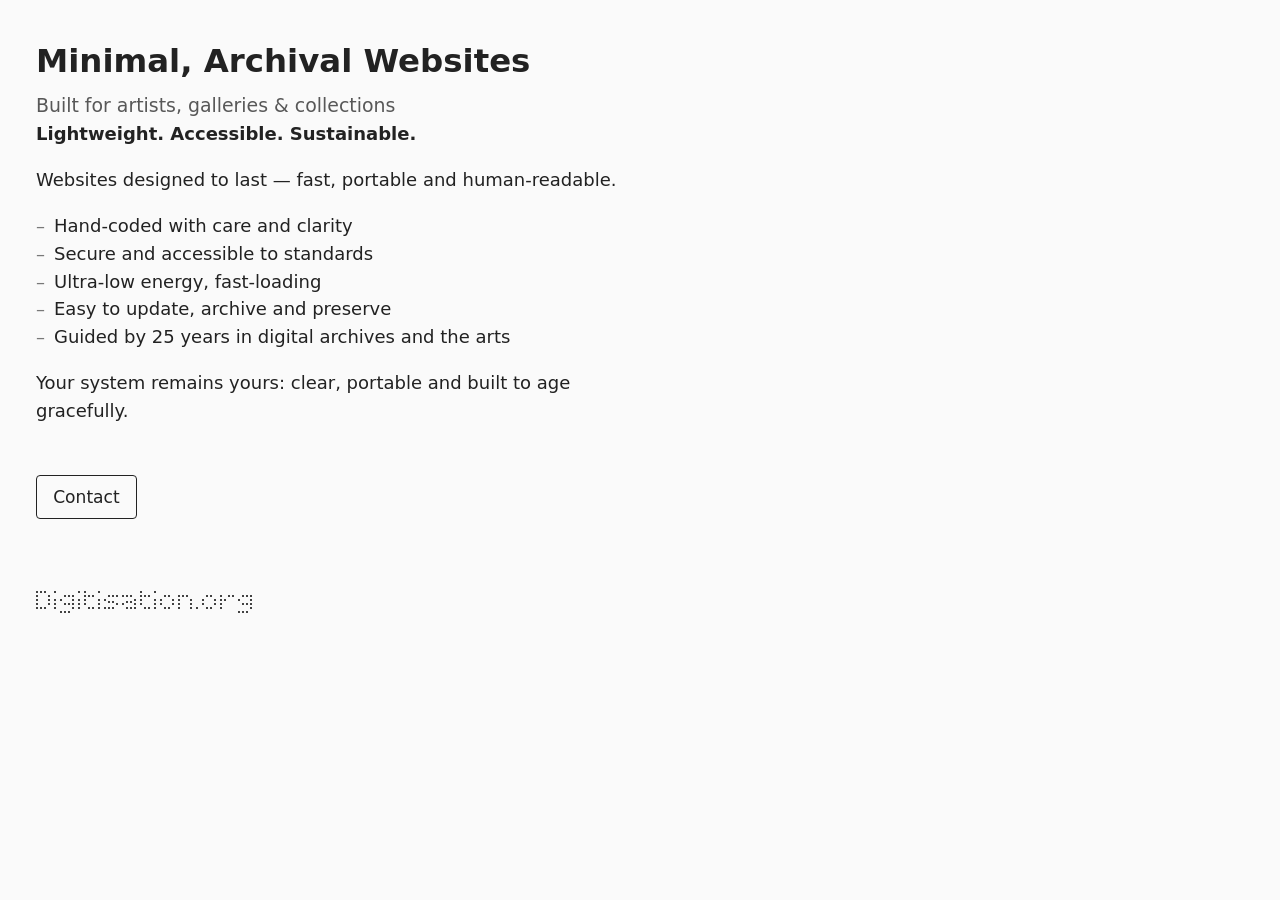
<file: index.html>
<html lang="en">
    <head>
        <meta charset="utf-8" />
        <meta name="viewport" content="width=device-width,initial-scale=1" />
        <meta
            name="description"
            content="Minimal, archival websites for artists, galleries and collections — lightweight, accessible and sustainable."
        />
        <title>Minimal, Archival Websites</title>
        <style>
            :root {
                --font:
                    system-ui, -apple-system, "Segoe UI", Roboto, sans-serif;
                --max-width: 620px;
                --text: #222;
                --line: #ddd;
                --bg: #fafafa;
            }
            html {
                font-family: var(--font);
                font-size: 18px;
                line-height: 1.55;
                color: var(--text);
                background: var(--bg);
                padding: 2rem;
            }
            body {
                max-width: var(--max-width);
                margin: 0; /* left-aligned page */
            }

            /* Headings & intro */
            h1 {
                font-size: 1.8rem;
                margin: 0 0 0.25rem;
                font-weight: 600;
            }
            h2 {
                font-size: 1.05rem;
                margin: 0 0 0rem;
                font-weight: 400;
                opacity: 0.75;
            }

            /* content rhythm */
            p {
            }
            hr {
                border: 0;
                margin: 2rem 0;
            }

            /* list style (minimal) */
            ul {
                list-style: none;
                padding: 0;
            }
            li {
                padding-left: 1rem;
                position: relative;
            }
            li::before {
                content: "–";
                position: absolute;
                left: 0;
                opacity: 0.6;
            }

            /* quote (reworded and understated) */
            blockquote {
                margin: 0.5rem 0 1.25rem;
                font-weight: 300;
                opacity: 0.85;
                font-style: normal;
            }

            /* contact button (accessible focus) */
            a.button {
                display: inline-block;
                margin-top: 1.75rem;
                padding: 0.45rem 0.9rem;
                border: 1px solid currentColor;
                border-radius: 4px;
                text-decoration: none;
                color: inherit;
                font-size: 0.95rem;
            }
            a.button:focus,
            a.button:hover {
                outline: 2px solid currentColor;
                outline-offset: 3px;
            }

            /* footer logo */
            footer {
                margin-top: 1rem;
                padding-top: 1.5rem;
            }
            footer svg {
                max-width: 216px;
                padding-top: 1.5rem;
                fill: currentColor;
                opacity: 0.85;
            }

            /* dark mode */
            @media (prefers-color-scheme: dark) {
                :root {
                    --text: #eee;
                    --line: #333;
                    --bg: #111;
                }
            }
        </style>
    </head>
    <body>
        <h1>Minimal, Archival Websites</h1>
        <h2>Built for artists, galleries & collections</h2>

        <strong>Lightweight. Accessible. Sustainable.</strong>
        <p>Websites designed to last — fast, portable and human-readable.</p>

        <ul>
            <li>Hand-coded with care and clarity</li>
            <li>Secure and accessible to standards</li>
            <li>Ultra-low energy, fast-loading</li>
            <li>Easy to update, archive and preserve</li>
            <li>Guided by 25 years in digital archives and the arts</li>
        </ul>

        <p>
            Your system remains yours: clear, portable and built to age
            gracefully.
        </p>

        <a
            class="button"
            href="mailto:oliver@digitisation.org?subject=Project%20Enquiry"
            >Contact</a
        >

        <footer>
            <svg aria-label="Digitisation.org logo" viewBox="0 0 216 22">
                <path
                    d="M24 21v-1h2v2h-2zm4 0v-1h2v2h-2zm4 0v-1h2v2h-2zm170 0v-1h2v2h-2zm4 0v-1h2v2h-2zm4 0v-1h2v2h-2zM0 17v-1h2v2H0Zm4 0v-1h2v2H4Zm4 0v-1h2v2H8Zm10 0v-1h2v2h-2zm18 0v-1h2v2h-2zm6 0v-1h2v2h-2zm10 0v-1h2v2h-2zm4 0v-1h2v2h-2zm6 0v-1h2v2h-2zm6 0v-1h2v2h-2zm4 0v-1h2v2h-2zm4 0v-1h2v2h-2zm14 0v-1h2v2h-2zm4 0v-1h2v2h-2zm4 0v-1h2v2h-2zm10 0v-1h2v2h-2zm4 0v-1h2v2h-2zm6 0v-1h2v2h-2zm10 0v-1h2v2h-2zm4 0v-1h2v2h-2zm10 0v-1h2v2h-2zm12 0v-1h2v2h-2zm6 0v-1h2v2h-2zm10 0v-1h2v2h-2zm4 0v-1h2v2h-2zm10 0v-1h2v2h-2zm30 0v-1h2v2h-2zM0 13v-1h2v2H0Zm12 0v-1h2v2h-2zm6 0v-1h2v2h-2zm10 0v-1h2v2h-2zm4 0v-1h2v2h-2zm4 0v-1h2v2h-2zm6 0v-1h2v2h-2zm6 0v-1h2v2h-2zm14 0v-1h2v2h-2zm18 0v-1h2v2h-2zm6 0v-1h2v2h-2zm12 0v-1h2v2h-2zm6 0v-1h2v2h-2zm14 0v-1h2v2h-2zm6 0v-1h2v2h-2zm12 0v-1h2v2h-2zm6 0v-1h2v2h-2zm12 0v-1h2v2h-2zm12 0v-1h2v2h-2zm12 0v-1h2v2h-2zm6 0v-1h2v2h-2zm22 0v-1h2v2h-2zm4 0v-1h2v2h-2zm4 0v-1h2v2h-2zM72 11v-1h2v2h-2zm4 0v-1h2v2h-2zm14 0v-1h2v2h-2zm4 0v-1h2v2h-2ZM0 9V8h2v2H0Zm12 0V8h2v2h-2zm6 0V8h2v2h-2zm6 0V8h2v2h-2Zm12 0V8h2v2h-2zm6 0V8h2v2h-2zm6 0V8h2v2h-2Zm14 0V8h2v2h-2zm6 0V8h2v2h-2Zm30 0V8h2v2h-2zm6 0V8h2v2h-2zm14 0V8h2v2h-2zm6 0V8h2v2h-2zm12 0V8h2v2h-2zm6 0V8h2v2h-2zm12 0V8h2v2h-2zm12 0V8h2v2h-2zm12 0V8h2v2h-2zm6 0V8h2v2h-2zm4 0V8h2v2h-2zm14 0V8h2v2h-2zm12 0V8h2v2h-2zM0 5V4h2v2H0Zm12 0V4h2v2h-2Zm16 0V4h2v2h-2zm4 0V4h2v2h-2zm4 0V4h2v2h-2Zm12 0V4h2v2h-2zm4 0V4h2v2h-2zm4 0V4h2v2h-2Zm16 0V4h2v2h-2zm4 0V4h2v2h-2zm4 0V4h2v2h-2zm6 0V4h2v2h-2zm4 0V4h2v2h-2zm4 0V4h2v2h-2zm10 0V4h2v2h-2zm4 0V4h2v2h-2zm4 0V4h2v2h-2zm16 0V4h2v2h-2zm4 0V4h2v2h-2zm10 0V4h2v2h-2zm4 0V4h2v2h-2zm4 0V4h2v2h-2zm20 0V4h2v2h-2zm4 0V4h2v2h-2zm10 0V4h2v2h-2zm8 0V4h2v2h-2zm4 0V4h2v2h-2zm10 0V4h2v2h-2zm4 0V4h2v2h-2zm4 0V4h2v2h-2zM0 1V0h2v2H0Zm4 0V0h2v2H4Zm4 0V0h2v2H8Zm10 0V0h2v2h-2Zm24 0V0h2v2h-2zm6 0V0h2v2h-2Zm14 0V0h2v2h-2zm42 0V0h2v2h-2zm14 0V0h2v2h-2z"
                />
            </svg>
            <!-- <blockquote>
                Built to last. Easy on the eye. Simple upkeep
            </blockquote> -->
        </footer>
    </body>
</html>
</file>
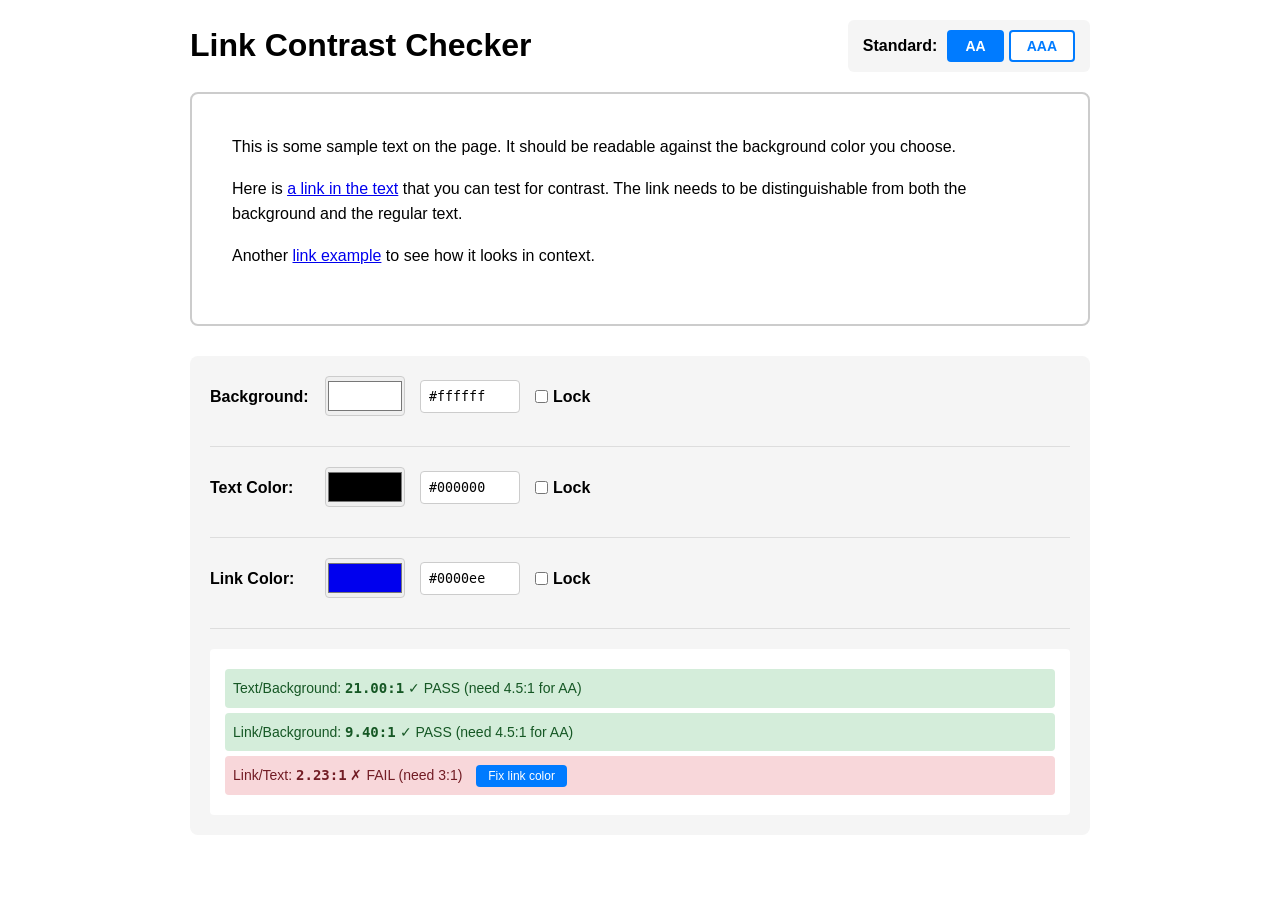
<file: link-contrast-checker.html>
<!DOCTYPE html>
<html lang="en">
<head>
    <meta charset="UTF-8">
    <meta name="viewport" content="width=device-width, initial-scale=1.0">
    <title>Link Contrast Checker</title>
    <style>
        * { margin: 0; padding: 0; box-sizing: border-box; }
        
        body {
            font-family: -apple-system, BlinkMacSystemFont, "Segoe UI", Arial, sans-serif;
            padding: 20px;
            line-height: 1.6;
        }
        
        .container {
            max-width: 900px;
            margin: 0 auto;
        }
        
        .header {
            display: flex;
            justify-content: space-between;
            align-items: center;
            margin-bottom: 20px;
        }
        
        .standard-toggle {
            display: flex;
            align-items: center;
            gap: 10px;
            background: #f5f5f5;
            padding: 10px 15px;
            border-radius: 6px;
        }
        
        .standard-toggle label {
            font-weight: 600;
            min-width: auto;
        }
        
        .toggle-buttons {
            display: flex;
            gap: 5px;
        }
        
        .toggle-btn {
            padding: 6px 16px;
            border: 2px solid #007bff;
            background: white;
            color: #007bff;
            border-radius: 4px;
            cursor: pointer;
            font-size: 14px;
            font-weight: 600;
            transition: all 0.2s;
        }
        
        .toggle-btn.active {
            background: #007bff;
            color: white;
        }
        
        .toggle-btn:hover {
            background: #e7f3ff;
        }
        
        .toggle-btn.active:hover {
            background: #0056b3;
        }
        
        .preview {
            padding: 40px;
            border: 2px solid #ccc;
            margin-bottom: 30px;
            border-radius: 8px;
            min-height: 200px;
        }
        
        .preview p {
            margin-bottom: 1em;
            font-size: 16px;
        }
        
        .preview a {
            text-decoration: underline;
        }
        
        .controls {
            background: #f5f5f5;
            padding: 20px;
            border-radius: 8px;
        }
        
        .control-group {
            margin-bottom: 20px;
            padding-bottom: 20px;
            border-bottom: 1px solid #ddd;
        }
        
        .control-group:last-child {
            border-bottom: none;
            margin-bottom: 0;
        }
        
        .control-row {
            display: flex;
            align-items: center;
            gap: 15px;
            margin-bottom: 10px;
        }
        
        label {
            font-weight: 600;
            min-width: 100px;
        }
        
        input[type="color"] {
            width: 80px;
            height: 40px;
            border: 1px solid #ccc;
            border-radius: 4px;
            cursor: pointer;
        }
        
        input[type="text"] {
            width: 100px;
            padding: 8px;
            border: 1px solid #ccc;
            border-radius: 4px;
            font-family: monospace;
        }
        
        .lock-checkbox {
            display: flex;
            align-items: center;
            gap: 5px;
        }
        
        .results {
            background: white;
            padding: 15px;
            border-radius: 4px;
            margin-top: 10px;
        }
        
        .result-item {
            padding: 8px;
            margin: 5px 0;
            border-radius: 4px;
            font-size: 14px;
        }
        
        .pass {
            background: #d4edda;
            color: #155724;
        }
        
        .fail {
            background: #f8d7da;
            color: #721c24;
        }
        
        .ratio {
            font-weight: 600;
            font-family: monospace;
        }
        
        .fix-btn {
            background: #007bff;
            color: white;
            border: none;
            padding: 4px 12px;
            border-radius: 4px;
            cursor: pointer;
            font-size: 12px;
            margin-left: 10px;
        }
        
        .fix-btn:hover {
            background: #0056b3;
        }
    </style>
</head>
<body>
    <div class="container">
        <div class="header">
            <h1>Link Contrast Checker</h1>
            <div class="standard-toggle">
                <label>Standard:</label>
                <div class="toggle-buttons">
                    <button class="toggle-btn active" id="btnAA">AA</button>
                    <button class="toggle-btn" id="btnAAA">AAA</button>
                </div>
            </div>
        </div>
        
        <div class="preview" id="preview">
            <p>This is some sample text on the page. It should be readable against the background color you choose.</p>
            <p>Here is <a href="#">a link in the text</a> that you can test for contrast. The link needs to be distinguishable from both the background and the regular text.</p>
            <p>Another <a href="#">link example</a> to see how it looks in context.</p>
        </div>
        
        <div class="controls">
            <div class="control-group">
                <div class="control-row">
                    <label>Background:</label>
                    <input type="color" id="bgColor" value="#ffffff">
                    <input type="text" id="bgHex" value="#ffffff">
                    <div class="lock-checkbox">
                        <input type="checkbox" id="bgLock">
                        <label for="bgLock" style="min-width: auto;">Lock</label>
                    </div>
                </div>
            </div>
            
            <div class="control-group">
                <div class="control-row">
                    <label>Text Color:</label>
                    <input type="color" id="textColor" value="#000000">
                    <input type="text" id="textHex" value="#000000">
                    <div class="lock-checkbox">
                        <input type="checkbox" id="textLock">
                        <label for="textLock" style="min-width: auto;">Lock</label>
                    </div>
                </div>
            </div>
            
            <div class="control-group">
                <div class="control-row">
                    <label>Link Color:</label>
                    <input type="color" id="linkColor" value="#0000ee">
                    <input type="text" id="linkHex" value="#0000ee">
                    <div class="lock-checkbox">
                        <input type="checkbox" id="linkLock">
                        <label for="linkLock" style="min-width: auto;">Lock</label>
                    </div>
                </div>
            </div>
            
            <div class="results" id="results"></div>
        </div>
    </div>

    <script>
        const preview = document.getElementById('preview');
        const bgColor = document.getElementById('bgColor');
        const bgHex = document.getElementById('bgHex');
        const textColor = document.getElementById('textColor');
        const textHex = document.getElementById('textHex');
        const linkColor = document.getElementById('linkColor');
        const linkHex = document.getElementById('linkHex');
        const results = document.getElementById('results');
        const btnAA = document.getElementById('btnAA');
        const btnAAA = document.getElementById('btnAAA');
        
        let currentStandard = 'AA';
        
        // Make functions global for onclick handlers
        window.fixTextColor = fixTextColor;
        window.fixLinkBgColor = fixLinkBgColor;
        window.fixLinkTextColor = fixLinkTextColor;

        function getLuminance(r, g, b) {
            const [rs, gs, bs] = [r, g, b].map(c => {
                c = c / 255;
                return c <= 0.03928 ? c / 12.92 : Math.pow((c + 0.055) / 1.055, 2.4);
            });
            return 0.2126 * rs + 0.7152 * gs + 0.0722 * bs;
        }

        function hexToRgb(hex) {
            const result = /^#?([a-f\d]{2})([a-f\d]{2})([a-f\d]{2})$/i.exec(hex);
            return result ? {
                r: parseInt(result[1], 16),
                g: parseInt(result[2], 16),
                b: parseInt(result[3], 16)
            } : null;
        }

        function getContrastRatio(color1, color2) {
            const rgb1 = hexToRgb(color1);
            const rgb2 = hexToRgb(color2);
            const l1 = getLuminance(rgb1.r, rgb1.g, rgb1.b);
            const l2 = getLuminance(rgb2.r, rgb2.g, rgb2.b);
            const lighter = Math.max(l1, l2);
            const darker = Math.min(l1, l2);
            return (lighter + 0.05) / (darker + 0.05);
        }

        function updatePreview() {
            const bg = bgHex.value;
            const text = textHex.value;
            const link = linkHex.value;
            
            preview.style.backgroundColor = bg;
            preview.style.color = text;
            const links = preview.querySelectorAll('a');
            links.forEach(a => a.style.color = link);
            
            checkContrast(bg, text, link);
        }

        function rgbToHex(r, g, b) {
            return "#" + [r, g, b].map(x => {
                const hex = Math.round(x).toString(16);
                return hex.length === 1 ? "0" + hex : hex;
            }).join('');
        }

        function findAccessibleColor(fixColor, targetColor, requiredRatio) {
            const target = hexToRgb(targetColor);
            const targetLum = getLuminance(target.r, target.g, target.b);
            
            // Try to adjust lightness while keeping hue
            const fix = hexToRgb(fixColor);
            let bestColor = fixColor;
            let bestDiff = Infinity;
            
            // Try darkening or lightening
            for (let factor = 0; factor <= 2; factor += 0.05) {
                const r = Math.min(255, Math.max(0, fix.r * factor));
                const g = Math.min(255, Math.max(0, fix.g * factor));
                const b = Math.min(255, Math.max(0, fix.b * factor));
                
                const testLum = getLuminance(r, g, b);
                const lighter = Math.max(testLum, targetLum);
                const darker = Math.min(testLum, targetLum);
                const ratio = (lighter + 0.05) / (darker + 0.05);
                
                if (ratio >= requiredRatio) {
                    const diff = Math.abs(factor - 1);
                    if (diff < bestDiff) {
                        bestDiff = diff;
                        bestColor = rgbToHex(r, g, b);
                    }
                }
            }
            
            return bestColor;
        }

        function fixTextColor() {
            const requiredRatio = currentStandard === 'AAA' ? 7 : 4.5;
            const newColor = findAccessibleColor(textHex.value, bgHex.value, requiredRatio);
            textHex.value = newColor;
            textColor.value = newColor;
            updatePreview();
        }

        function fixLinkBgColor() {
            const requiredRatio = currentStandard === 'AAA' ? 7 : 4.5;
            const newColor = findAccessibleColor(linkHex.value, bgHex.value, requiredRatio);
            linkHex.value = newColor;
            linkColor.value = newColor;
            updatePreview();
        }

        function fixLinkTextColor() {
            const newColor = findAccessibleColor(linkHex.value, textHex.value, 3);
            linkHex.value = newColor;
            linkColor.value = newColor;
            updatePreview();
        }

        function checkContrast(bg, text, link) {
            const requiredRatio = currentStandard === 'AAA' ? 7 : 4.5;
            
            const textBgRatio = getContrastRatio(text, bg);
            const linkBgRatio = getContrastRatio(link, bg);
            const linkTextRatio = getContrastRatio(link, text);
            
            const textBgPass = textBgRatio >= requiredRatio;
            const linkBgPass = linkBgRatio >= requiredRatio;
            const linkTextPass = linkTextRatio >= 3;
            
            results.innerHTML = `
                <div class="result-item ${textBgPass ? 'pass' : 'fail'}">
                    Text/Background: <span class="ratio">${textBgRatio.toFixed(2)}:1</span> 
                    ${textBgPass ? '✓ PASS' : '✗ FAIL'} (need ${requiredRatio}:1 for ${currentStandard})
                    ${!textBgPass ? '<button class="fix-btn" onclick="fixTextColor()">Fix text color</button>' : ''}
                </div>
                <div class="result-item ${linkBgPass ? 'pass' : 'fail'}">
                    Link/Background: <span class="ratio">${linkBgRatio.toFixed(2)}:1</span> 
                    ${linkBgPass ? '✓ PASS' : '✗ FAIL'} (need ${requiredRatio}:1 for ${currentStandard})
                    ${!linkBgPass ? '<button class="fix-btn" onclick="fixLinkBgColor()">Fix link color</button>' : ''}
                </div>
                <div class="result-item ${linkTextPass ? 'pass' : 'fail'}">
                    Link/Text: <span class="ratio">${linkTextRatio.toFixed(2)}:1</span> 
                    ${linkTextPass ? '✓ PASS' : '✗ FAIL'} (need 3:1)
                    ${!linkTextPass ? '<button class="fix-btn" onclick="fixLinkTextColor()">Fix link color</button>' : ''}
                </div>
            `;
        }

        function syncColorPicker(hex, picker) {
            hex.value = picker.value;
            updatePreview();
        }

        function syncHexInput(picker, hex) {
            const val = hex.value.trim();
            if (/^#?[0-9A-F]{6}$/i.test(val)) {
                const hexVal = val.startsWith('#') ? val : '#' + val;
                picker.value = hexVal;
                hex.value = hexVal;
                updatePreview();
            }
        }

        btnAA.addEventListener('click', () => {
            currentStandard = 'AA';
            btnAA.classList.add('active');
            btnAAA.classList.remove('active');
            updatePreview();
        });

        btnAAA.addEventListener('click', () => {
            currentStandard = 'AAA';
            btnAAA.classList.add('active');
            btnAA.classList.remove('active');
            updatePreview();
        });

        bgColor.addEventListener('input', (e) => syncColorPicker(bgHex, bgColor));
        bgHex.addEventListener('input', (e) => syncHexInput(bgColor, bgHex));
        bgHex.addEventListener('change', (e) => syncHexInput(bgColor, bgHex));
        
        textColor.addEventListener('input', (e) => syncColorPicker(textHex, textColor));
        textHex.addEventListener('input', (e) => syncHexInput(textColor, textHex));
        textHex.addEventListener('change', (e) => syncHexInput(textColor, textHex));
        
        linkColor.addEventListener('input', (e) => syncColorPicker(linkHex, linkColor));
        linkHex.addEventListener('input', (e) => syncHexInput(linkColor, linkHex));
        linkHex.addEventListener('change', (e) => syncHexInput(linkColor, linkHex));

        updatePreview();
    </script>
</body>
</html>
</file>
